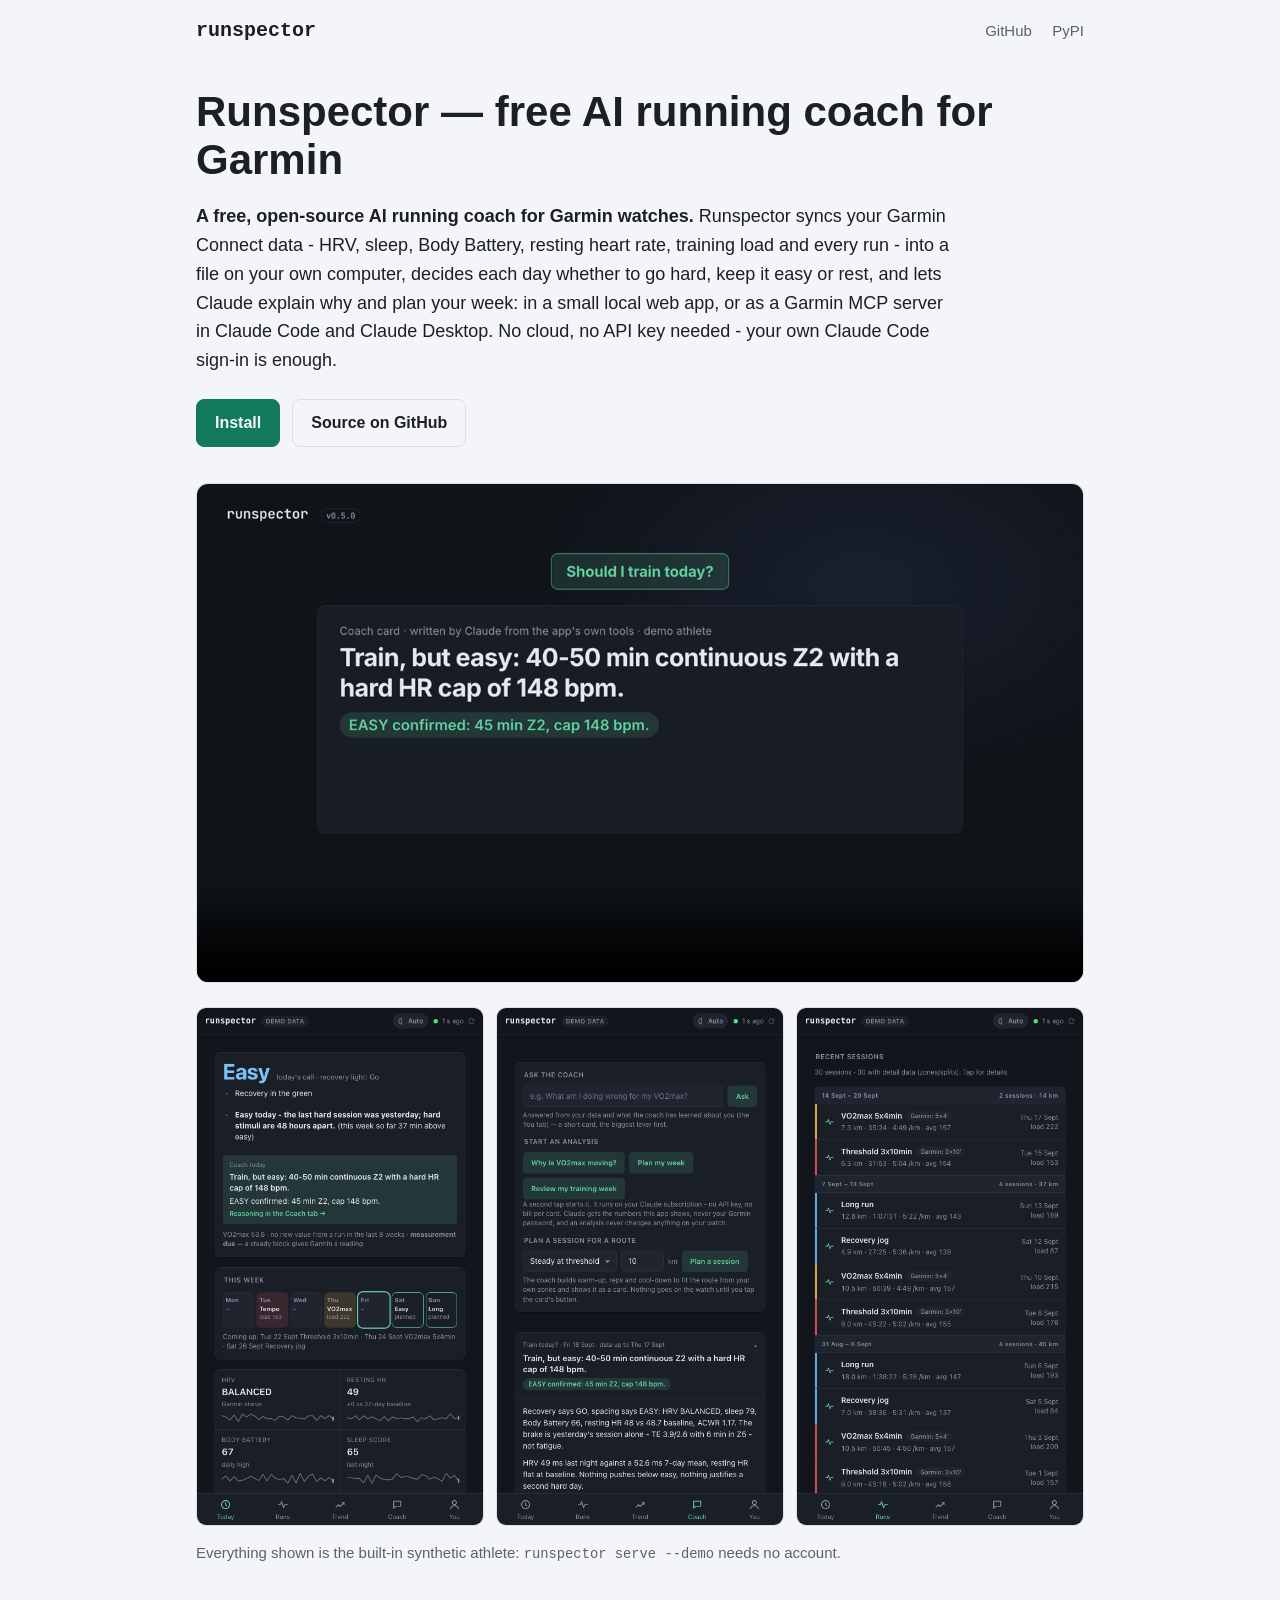
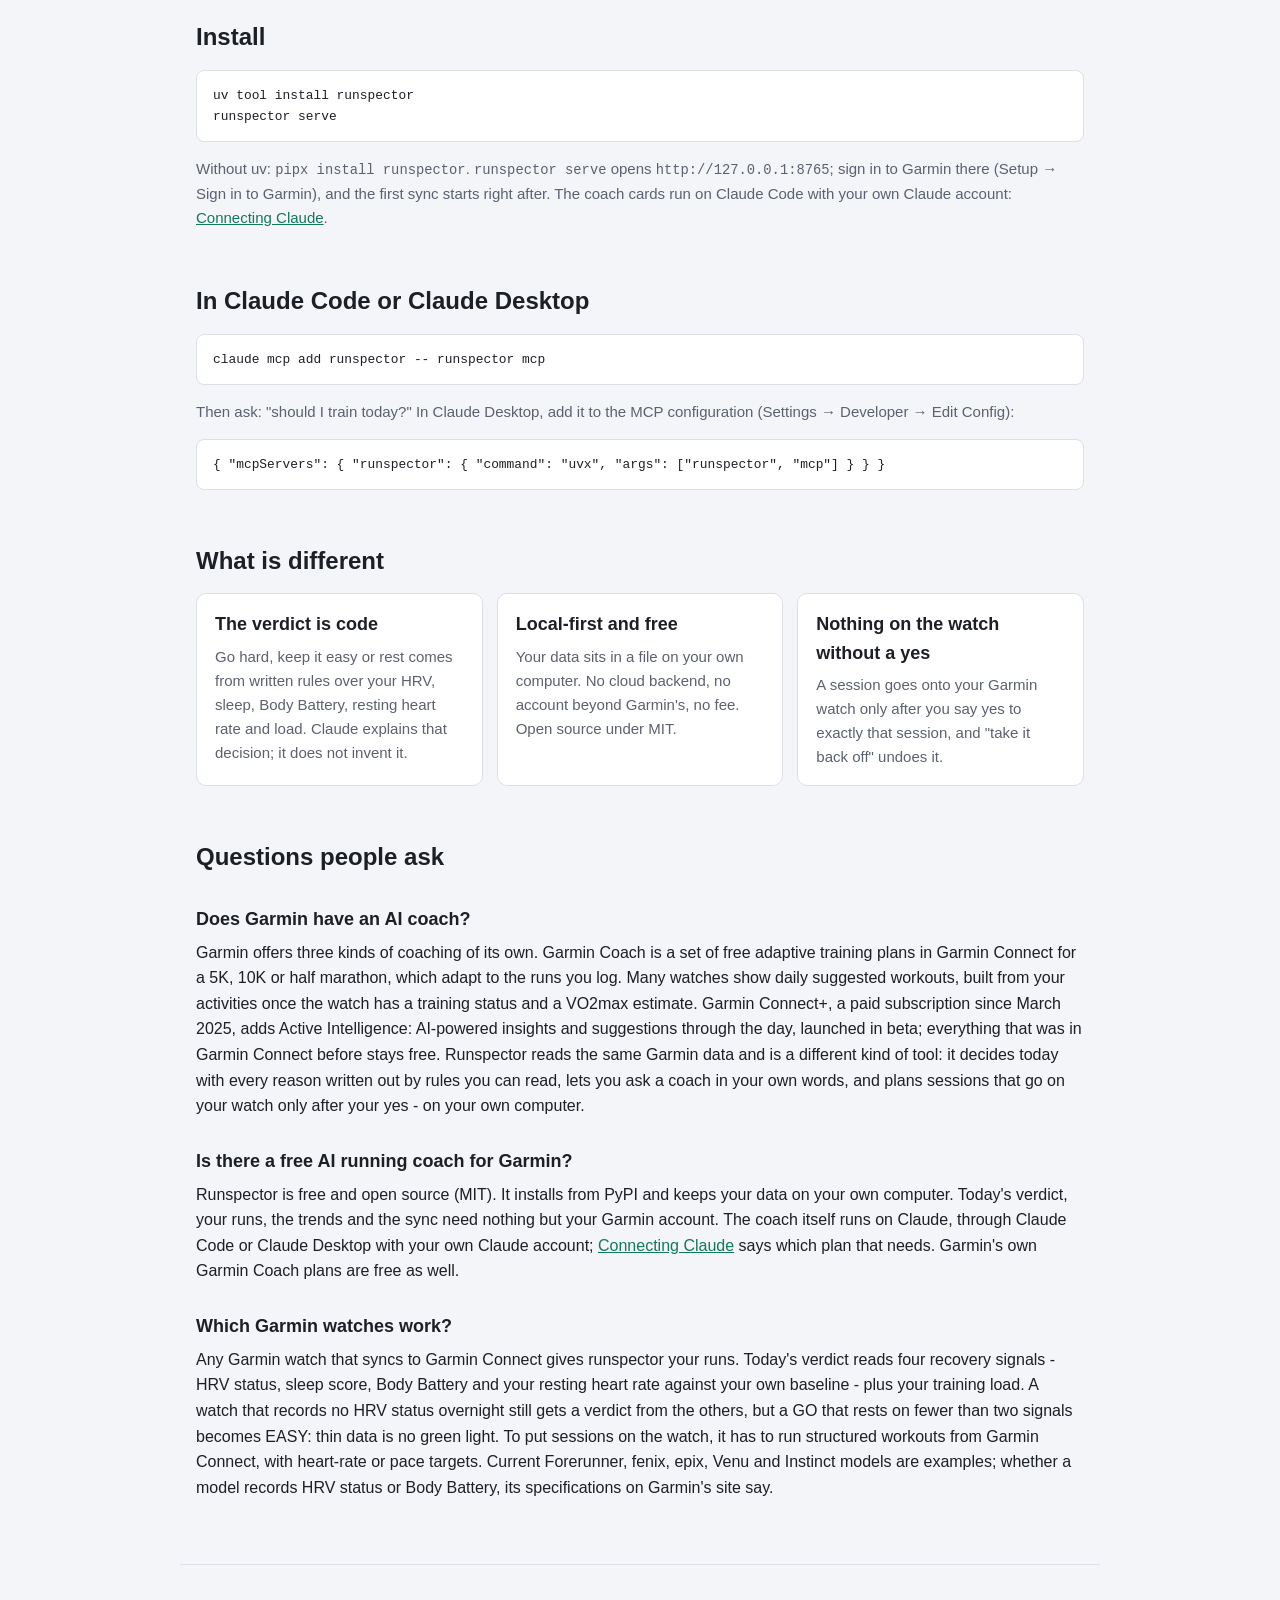
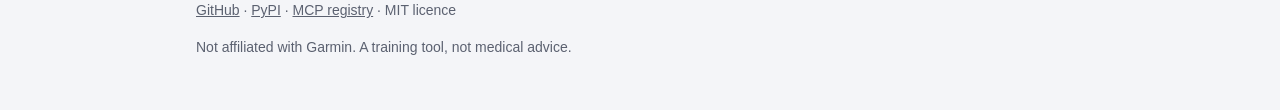
<file: docs/index.html>
<!doctype html>
<html lang="en">
<head>
<meta charset="utf-8">
<meta name="viewport" content="width=device-width, initial-scale=1">
<title>Runspector — free AI running coach for Garmin (open source)</title>
<meta name="description" content="AI running coach for Garmin: reads your HRV, sleep, Body Battery and training load, decides today's run and explains why. Free, open source, local.">
<link rel="canonical" href="https://edxleon.github.io/runspector/">
<!-- Search Console verifies this site through docs/google7fd0715b3d6d1c02.html; keep that file. -->
<meta property="og:type" content="website">
<meta property="og:title" content="Runspector — free AI running coach for Garmin">
<meta property="og:description" content="AI running coach for Garmin: reads your HRV, sleep, Body Battery and training load, decides today's run and explains why. Free, open source, local.">
<meta property="og:url" content="https://edxleon.github.io/runspector/">
<meta property="og:image" content="https://edxleon.github.io/runspector/social-preview.png">
<meta property="og:image:width" content="1280">
<meta property="og:image:height" content="640">
<meta name="twitter:card" content="summary_large_image">
<script type="application/ld+json">
{
  "@context": "https://schema.org",
  "@type": "SoftwareApplication",
  "name": "Runspector",
  "description": "AI running coach for Garmin: reads your HRV, sleep, Body Battery and training load, decides today's run and explains why. Free, open source, local.",
  "applicationCategory": "HealthApplication",
  "operatingSystem": "Windows, macOS, Linux",
  "offers": {"@type": "Offer", "price": "0", "priceCurrency": "USD"},
  "license": "https://opensource.org/licenses/MIT",
  "downloadUrl": "https://pypi.org/project/runspector/",
  "url": "https://edxleon.github.io/runspector/",
  "screenshot": "https://edxleon.github.io/runspector/screenshots/readme-today.png"
}
</script>
<style>
  :root {
    --bg: #12151c; --surface: #1a1e27; --line: #2a3040;
    --text: #e8eaf0; --muted: #8b92a5; --accent: #64d2a3; --accent-tint: rgba(100,210,163,.14);
    color-scheme: dark;
  }
  @media (prefers-color-scheme: light) {
    :root {
      --bg: #f4f5f8; --surface: #ffffff; --line: #dcdfe6;
      --text: #1c1f26; --muted: #5b6170; --accent: #12795a; --accent-tint: rgba(18,121,90,.10);
      color-scheme: light;
    }
  }
  * { box-sizing: border-box; }
  body {
    margin: 0; background: var(--bg); color: var(--text);
    font: 16px/1.6 -apple-system, BlinkMacSystemFont, "Segoe UI", Roboto, "Helvetica Neue", Arial, sans-serif;
  }
  a { color: var(--accent); }
  main, header, footer { max-width: 920px; margin: 0 auto; padding: 0 16px; }
  header { display: flex; align-items: center; justify-content: space-between; gap: 16px; padding-top: 18px; }
  .wordmark { font: 700 20px/1 ui-monospace, "SF Mono", Menlo, Consolas, monospace; color: var(--text);
              text-decoration: none; }
  nav a { margin-left: 16px; color: var(--muted); text-decoration: none; font-size: 15px; }
  nav a:hover { color: var(--text); }
  h1 { font-size: clamp(28px, 5vw, 42px); line-height: 1.15; margin: 44px 0 14px; }
  h2 { font-size: 24px; margin: 52px 0 12px; }
  h3 { font-size: 18px; margin: 28px 0 6px; }
  .pitch { font-size: 18px; color: var(--text); max-width: 760px; }
  .actions { display: flex; flex-wrap: wrap; gap: 12px; margin: 24px 0 8px; }
  .button { display: inline-block; padding: 10px 18px; border-radius: 8px; font-weight: 600;
            text-decoration: none; border: 1px solid var(--line); color: var(--text); }
  .button.primary { background: var(--accent); border-color: var(--accent); color: var(--bg); }
  video { width: 100%; border-radius: 12px; border: 1px solid var(--line); margin-top: 28px;
          background: var(--surface); }
  .shots { display: grid; grid-template-columns: repeat(3, minmax(0, 1fr)); gap: 12px; margin-top: 16px; }
  .shots img { width: 100%; height: auto; border-radius: 10px; border: 1px solid var(--line); }
  pre { background: var(--surface); border: 1px solid var(--line); border-radius: 8px; padding: 14px 16px;
        overflow-x: auto; font: 14px/1.5 ui-monospace, "SF Mono", Menlo, Consolas, monospace; }
  code { font-family: ui-monospace, "SF Mono", Menlo, Consolas, monospace; font-size: .92em; }
  .note { color: var(--muted); font-size: 15px; }
  .different { display: grid; grid-template-columns: repeat(3, minmax(0, 1fr)); gap: 14px; }
  .card { background: var(--surface); border: 1px solid var(--line); border-radius: 10px; padding: 16px 18px; }
  .card h3 { margin-top: 0; }
  .card p { margin: 0; color: var(--muted); font-size: 15px; }
  .faq p { margin-top: 4px; }
  footer { border-top: 1px solid var(--line); margin-top: 64px; padding-top: 20px; padding-bottom: 40px;
           color: var(--muted); font-size: 14px; }
  footer a { color: var(--muted); }
  @media (max-width: 680px) {
    .shots { grid-template-columns: 1fr; }
    .different { grid-template-columns: 1fr; }
    nav a { margin-left: 12px; }
  }
</style>
</head>
<body>
<header>
  <a class="wordmark" href="./">runspector</a>
  <nav>
    <a href="https://github.com/edxleon/runspector">GitHub</a>
    <a href="https://pypi.org/project/runspector/">PyPI</a>
  </nav>
</header>

<main>
  <h1>Runspector — free AI running coach for Garmin</h1>
  <p class="pitch"><strong>A free, open-source AI running coach for Garmin watches.</strong> Runspector syncs
  your Garmin Connect data - HRV, sleep, Body Battery, resting heart rate, training load and every run - into a
  file on your own computer, decides each day whether to go hard, keep it easy or rest, and lets Claude explain
  why and plan your week: in a small local web app, or as a Garmin MCP server in Claude Code and Claude Desktop.
  No cloud, no API key needed - your own Claude Code sign-in is enough.</p>
  <div class="actions">
    <a class="button primary" href="#install">Install</a>
    <a class="button" href="https://github.com/edxleon/runspector">Source on GitHub</a>
  </div>

  <video controls preload="metadata" poster="video/poster.png" src="video/runspector-demo.mp4">
    The 90-second demo: <a href="video/runspector-demo.mp4">runspector-demo.mp4</a>
  </video>
  <div class="shots">
    <img src="screenshots/readme-today.png" alt="Runspector Today tab: training readiness verdict from Garmin data, the decision for today, the week plan, HRV, sleep and Body Battery" width="520" height="940" loading="lazy">
    <img src="screenshots/readme-coach.png" alt="Runspector Coach tab: a coaching card Claude wrote from the Garmin data" width="520" height="940" loading="lazy">
    <img src="screenshots/readme-runs.png" alt="Runspector Runs tab: each run's intensity bands and its detected interval structure" width="520" height="940" loading="lazy">
  </div>
  <p class="note">Everything shown is the built-in synthetic athlete: <code>runspector serve --demo</code> needs no account.</p>

  <h2 id="install">Install</h2>
<pre><code>uv tool install runspector
runspector serve</code></pre>
  <p class="note">Without uv: <code>pipx install runspector</code>. <code>runspector serve</code> opens
  <code>http://127.0.0.1:8765</code>; sign in to Garmin there (Setup → Sign in to Garmin), and the first sync
  starts right after. The coach cards run on Claude Code with your own Claude account:
  <a href="https://github.com/edxleon/runspector#connecting-claude">Connecting Claude</a>.</p>

  <h2>In Claude Code or Claude Desktop</h2>
<pre><code>claude mcp add runspector -- runspector mcp</code></pre>
  <p class="note">Then ask: "should I train today?" In Claude Desktop, add it to the MCP configuration
  (Settings → Developer → Edit Config):</p>
<pre><code>{ "mcpServers": { "runspector": { "command": "uvx", "args": ["runspector", "mcp"] } } }</code></pre>

  <h2>What is different</h2>
  <div class="different">
    <div class="card"><h3>The verdict is code</h3><p>Go hard, keep it easy or rest comes from written rules
    over your HRV, sleep, Body Battery, resting heart rate and load. Claude explains that decision; it does not
    invent it.</p></div>
    <div class="card"><h3>Local-first and free</h3><p>Your data sits in a file on your own computer. No cloud
    backend, no account beyond Garmin's, no fee. Open source under MIT.</p></div>
    <div class="card"><h3>Nothing on the watch without a yes</h3><p>A session goes onto your Garmin watch only
    after you say yes to exactly that session, and "take it back off" undoes it.</p></div>
  </div>

  <section class="faq">
    <h2>Questions people ask</h2>

    <h3>Does Garmin have an AI coach?</h3>
    <p>Garmin offers three kinds of coaching of its own. Garmin Coach is a set of free adaptive training plans in
    Garmin Connect for a 5K, 10K or half marathon, which adapt to the runs you log. Many watches show daily
    suggested workouts, built from your activities once the watch has a training status and a VO2max estimate.
    Garmin Connect+, a paid subscription since March 2025, adds Active Intelligence: AI-powered insights and
    suggestions through the day, launched in beta; everything that was in Garmin Connect before stays free.
    Runspector reads the same Garmin data and is a different kind of tool: it decides today with every reason
    written out by rules you can read, lets you ask a coach in your own words, and plans sessions that go on your
    watch only after your yes - on your own computer.</p>

    <h3>Is there a free AI running coach for Garmin?</h3>
    <p>Runspector is free and open source (MIT). It installs from PyPI and keeps your data on your own computer.
    Today's verdict, your runs, the trends and the sync need nothing but your Garmin account. The coach itself runs
    on Claude, through Claude Code or Claude Desktop with your own Claude account; <a
    href="https://github.com/edxleon/runspector#connecting-claude">Connecting Claude</a> says which plan that needs.
    Garmin's own Garmin Coach plans are free as well.</p>

    <h3>Which Garmin watches work?</h3>
    <p>Any Garmin watch that syncs to Garmin Connect gives runspector your runs. Today's verdict reads four recovery
    signals - HRV status, sleep score, Body Battery and your resting heart rate against your own baseline - plus
    your training load. A watch that records no HRV status overnight still gets a verdict from the others, but a GO
    that rests on fewer than two signals becomes EASY: thin data is no green light. To put sessions on the watch,
    it has to run structured workouts from Garmin Connect, with heart-rate or pace targets. Current Forerunner,
    fenix, epix, Venu and Instinct models are examples; whether a model records HRV status or Body Battery, its
    specifications on Garmin's site say.</p>
  </section>
</main>

<footer>
  <p><a href="https://github.com/edxleon/runspector">GitHub</a> ·
  <a href="https://pypi.org/project/runspector/">PyPI</a> ·
  <a href="https://registry.modelcontextprotocol.io/v0.1/servers?search=io.github.edxleon/runspector">MCP registry</a> ·
  MIT licence</p>
  <p>Not affiliated with Garmin. A training tool, not medical advice.</p>
</footer>
</body>
</html>
</file>
